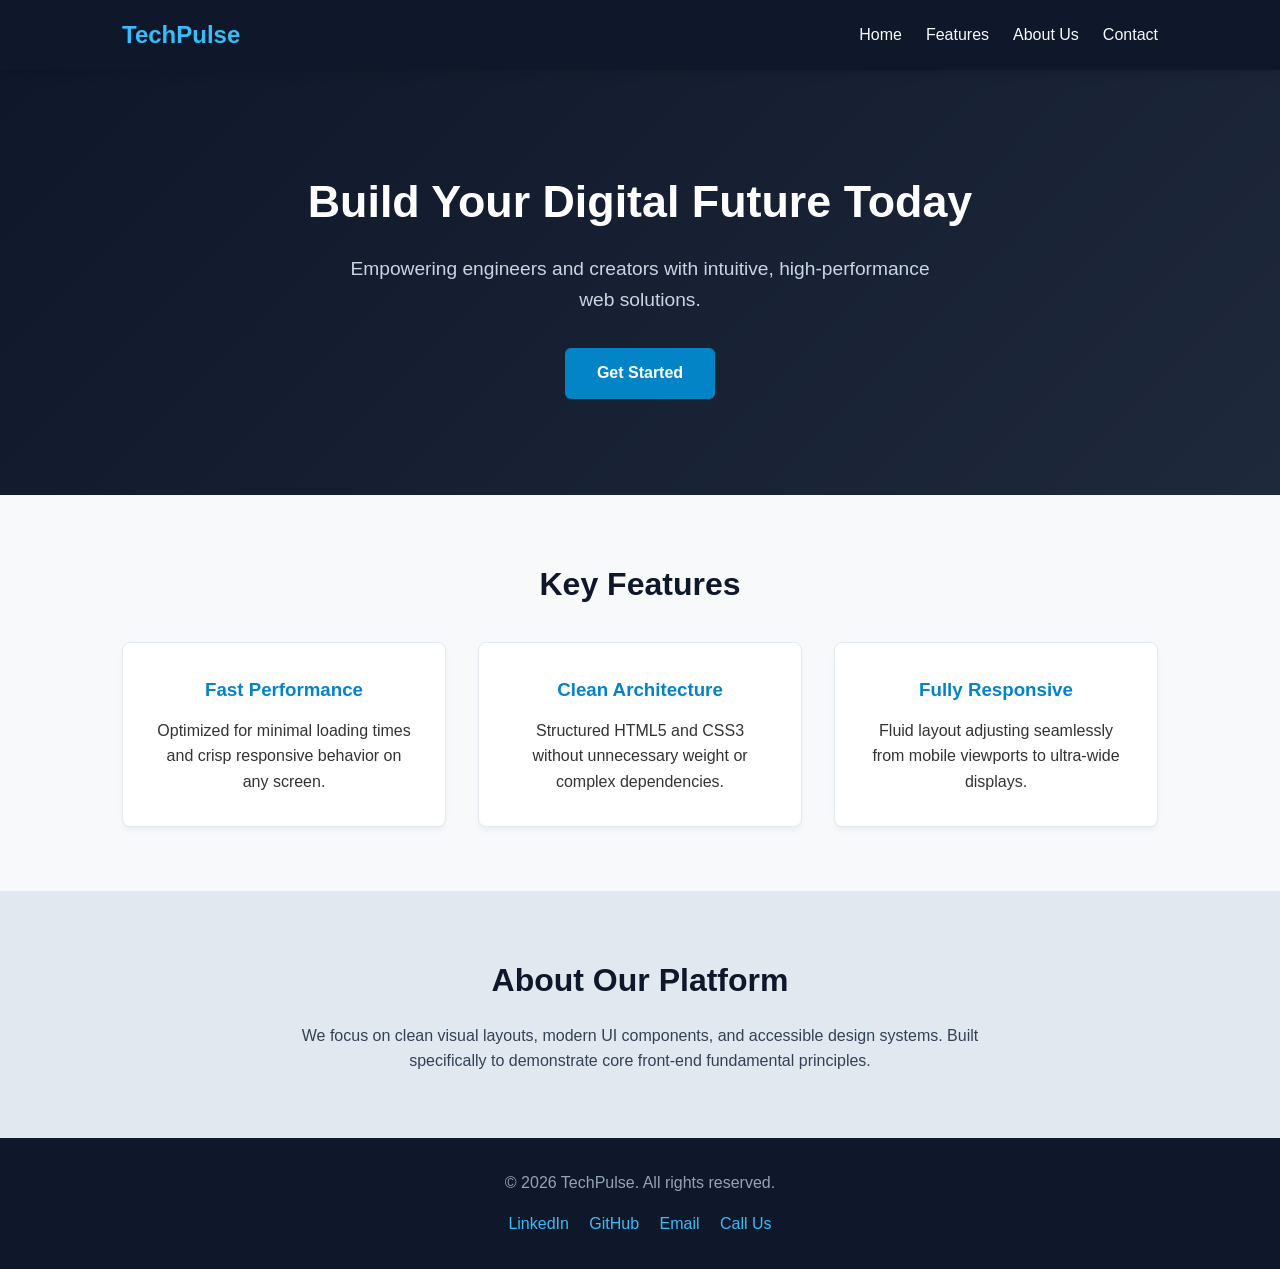
<file: OIBSIP_WebDev-L1-LandingPage/index.html>
<!DOCTYPE html>
<html lang="en">
<head>
    <meta charset="UTF-8">
    <meta name="viewport" content="width=device-width, initial-scale=1.0">
    <title>Landing Page - Task 1</title>
    <link rel="stylesheet" href="style.css">
</head>
<body>

    <header class="navbar">
        <div class="nav-container">
            <a href="#" class="logo">TechPulse</a>
            <nav>
                <ul class="nav-links">
                    <li><a href="#hero">Home</a></li>
                    <li><a href="#features">Features</a></li>
                    <li><a href="#about">About Us</a></li>
                    <li><a href="#contact">Contact</a></li>
                </ul>
            </nav>
        </div>
    </header>

    <section id="hero" class="hero-section">
        <div class="hero-content">
            <h1>Build Your Digital Future Today</h1>
            <p>Empowering engineers and creators with intuitive, high-performance web solutions.</p>
            <a href="#features" class="btn-primary">Get Started</a>
        </div>
    </section>

    <!-- Content Section 1: Features -->
    <section id="features" class="features-section">
        <h2>Key Features</h2>
        <div class="card-grid">
            <div class="card">
                <h3>Fast Performance</h3>
                <p>Optimized for minimal loading times and crisp responsive behavior on any screen.</p>
            </div>
            <div class="card">
                <h3>Clean Architecture</h3>
                <p>Structured HTML5 and CSS3 without unnecessary weight or complex dependencies.</p>
            </div>
            <div class="card">
                <h3>Fully Responsive</h3>
                <p>Fluid layout adjusting seamlessly from mobile viewports to ultra-wide displays.</p>
            </div>
        </div>
    </section>

    <section id="about" class="about-section">
        <h2>About Our Platform</h2>
        <p>We focus on clean visual layouts, modern UI components, and accessible design systems. Built specifically to demonstrate core front-end fundamental principles.</p>
    </section>

 <footer id="contact" class="footer">
  <div class="footer-content">
    <p>&copy; 2026 TechPulse. All rights reserved.</p>
    <div class="social-links">
      <a href="https://www.linkedin.com/in/philimon-gyamerah-a70b60377?utm_source=share_via&utm_content=profile&utm_medium=member_ios" target="_blank" rel="noopener noreferrer">LinkedIn</a>
      <a href="https://philimon908.github.io/" target="_blank" rel="noopener noreferrer">GitHub</a>
      <a href="mailto:Philimon908@gmail.com" target="_blank" rel="noopener noreferrer">Email</a>
      <a href="tel:+233535272432" target="_blank" rel="noopener noreferrer">Call Us</a>
    </div>
  </div>
</footer>

</body>
</html>
</file>
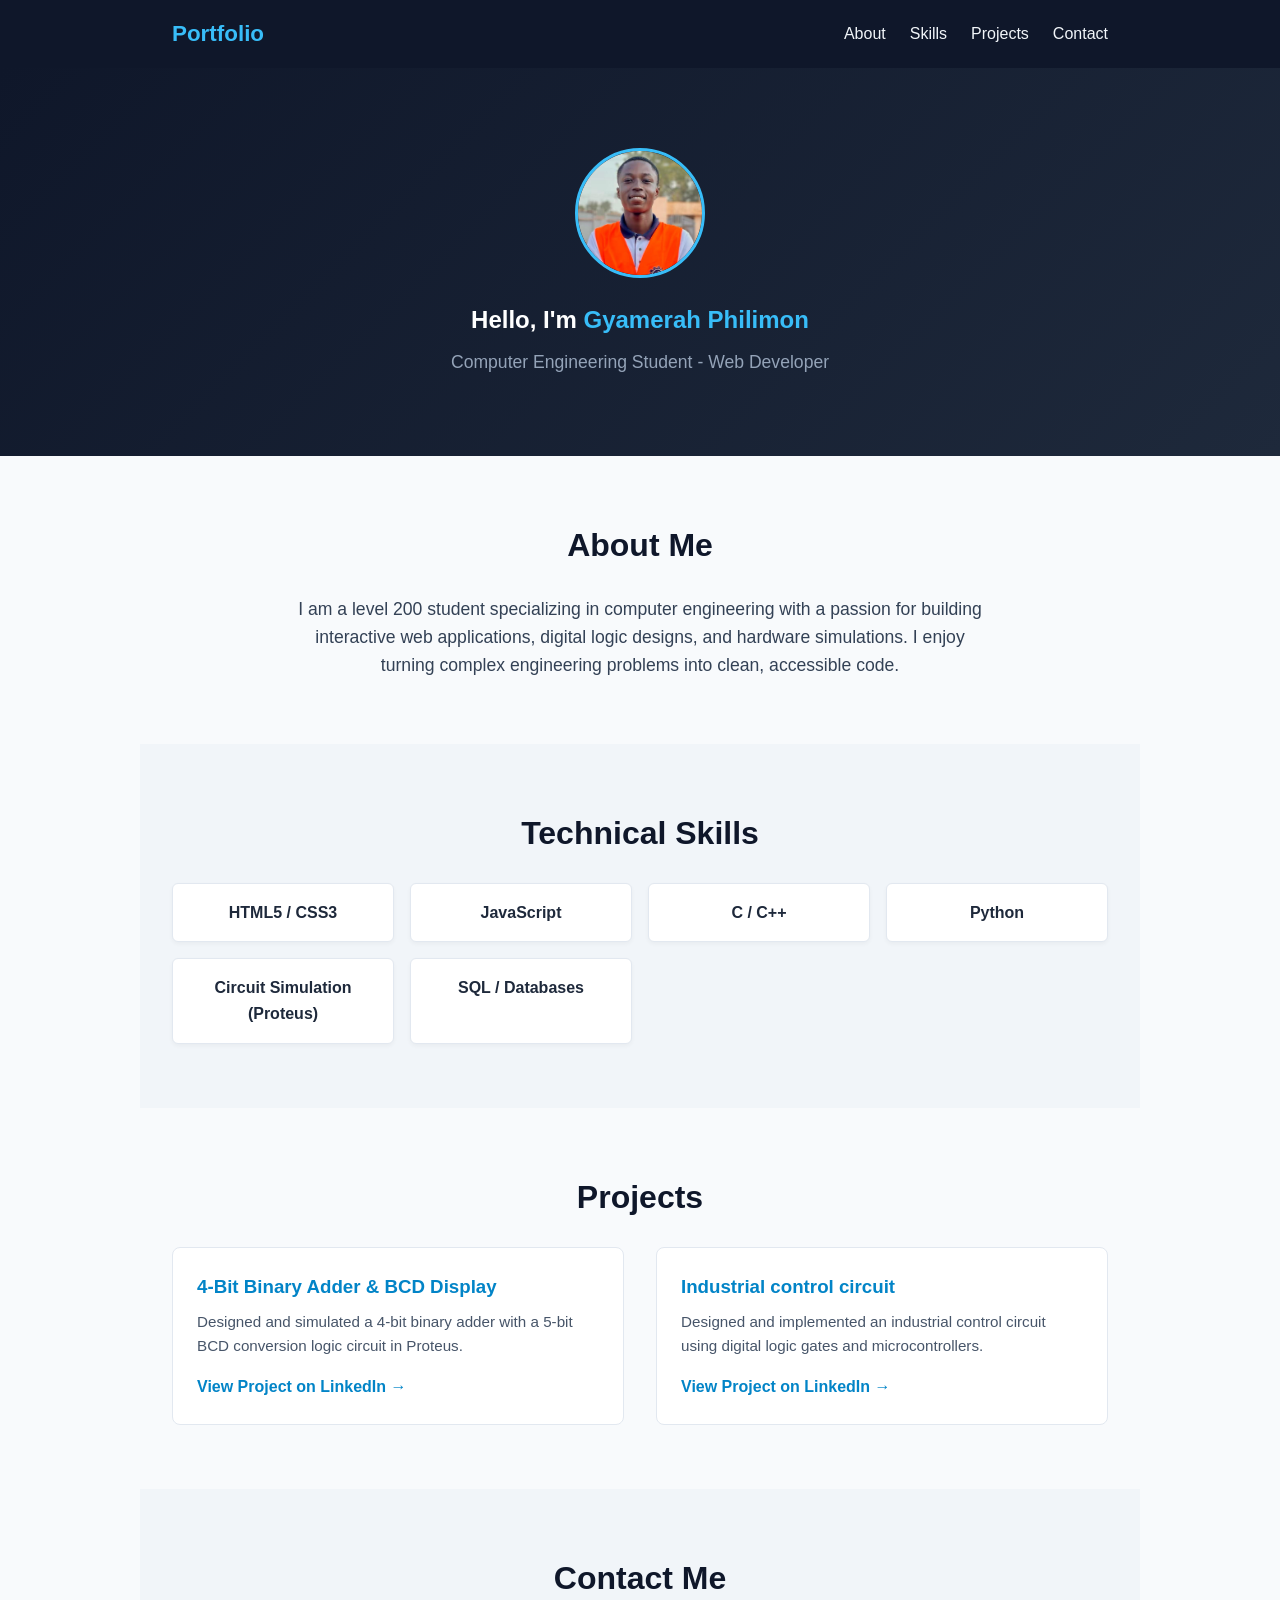
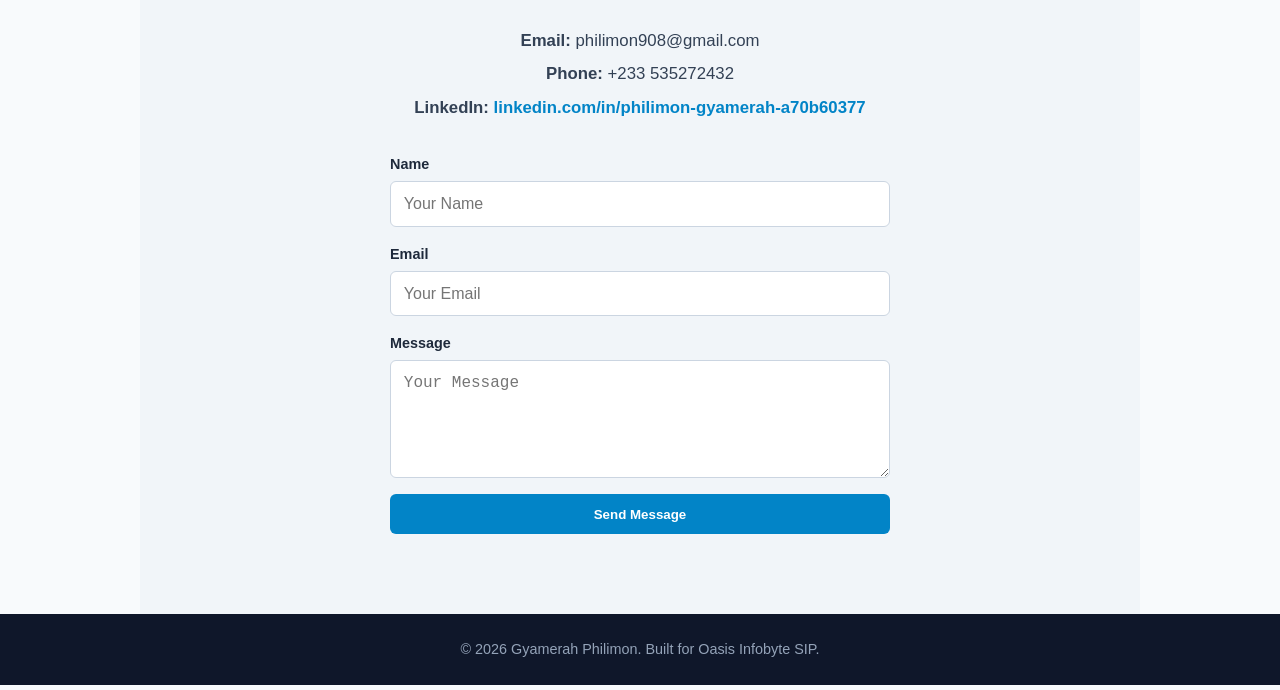
<file: OIBSIP_WebDev-L1-PersonalPortfolio/index.html>
<!DOCTYPE html>
<html lang="en">
<head>
    <meta charset="UTF-8">
    <meta name="viewport" content="width=device-width, initial-scale=1.0">
    <title>Personal Portfolio - Task 2</title>
    <link rel="stylesheet" href="style.css">
</head>
<body>

    <header class="navbar">
        <div class="nav-container">
            <a href="#" class="logo">Portfolio</a>
            <nav>
                <ul class="nav-links">
                    <li><a href="#about">About</a></li>
                    <li><a href="#skills">Skills</a></li>
                    <li><a href="#projects">Projects</a></li>
                    <li><a href="#contact">Contact</a></li>
                </ul>
            </nav>
        </div>
    </header>

    <section id="hero" class="hero-section">
        <div class="hero-content">
            <div class="avatar-placeholder">
                <img src="profile.jpg.jpeg" alt="Profile Photo" id="profile-img">
            </div>
            <h1>Hello, I'm <span class="highlight">Gyamerah Philimon</span></h1>
            <p class="tagline">Computer Engineering Student - Web Developer</p>
        </div>
    </section>

    <section id="about" class="section">
        <h2>About Me</h2>
        <p class="about-text">
            I am a level 200 student specializing in computer engineering with a passion for building interactive web applications, digital logic designs, and hardware simulations. I enjoy turning complex engineering problems into clean, accessible code.
        </p>
    </section>

    <section id="skills" class="section bg-alt">
        <h2>Technical Skills</h2>
        <div class="skills-grid">
            <div class="skill-card">HTML5 / CSS3</div>
            <div class="skill-card">JavaScript</div>
            <div class="skill-card">C / C++</div>
            <div class="skill-card">Python</div>
            <div class="skill-card">Circuit Simulation (Proteus)</div>
            <div class="skill-card">SQL / Databases</div>
        </div>
    </section>

    <section id="projects" class="section">
        <h2>Projects</h2>
        <div class="project-grid">

            <div class="project-card">
                <h3>4-Bit Binary Adder & BCD Display</h3>
                <p>Designed and simulated a 4-bit binary adder with a 5-bit BCD conversion logic circuit in Proteus.</p>
                <a href="https://www.linkedin.com/posts/philimon-gyamerah-a70b60377_hardwaredesign-computerengineering-proteus-activity-7479009204658192384-uXo0?utm_source=share&utm_medium=member_ios&rcm=ACoAAF1A3_QB-TS4aA_JPmh4rscpgQPpBzT-pP0" target="_blank" class="btn-link">View Project on LinkedIn &rarr;</a>
            </div>

            <div class="project-card">
                <h3>Industrial control circuit</h3>
                <p>Designed and implemented an industrial control circuit using digital logic gates and microcontrollers.</p>
                <a href="https://www.linkedin.com/posts/philimon-gyamerah-a70b60377_hardwaredesign-computerengineering-proteus-activity-7479009204658192384-uXo0?utm_source=share&utm_medium=member_ios&rcm=ACoAAF1A3_QB-TS4aA_JPmh4rscpgQPpBzT-pP0" target="_blank" class="btn-link">View Project on LinkedIn &rarr;</a>
            </div>

        </div>
    </section>

    <section id="contact" class="section bg-alt">
        <h2>Contact Me</h2>
        <div class="contact-info">
            <p><strong>Email:</strong> philimon908@gmail.com</p>
            <p><strong>Phone:</strong> +233 535272432</p>
            <p><strong>LinkedIn:</strong> <a href="https://www.linkedin.com/in/philimon-gyamerah-a70b60377" target="_blank">linkedin.com/in/philimon-gyamerah-a70b60377</a></p>
        </div>
        <form class="contact-form" id="contact-form" action="https://api.web3forms.com/submit" method="POST">
            <input type="hidden" name="access_key" value="51a73d52-30d8-4add-a203-6d2eff1f306c">
            <div class="form-group">
                <label for="name">Name</label>
                <input type="text" id="name" name="name" required placeholder="Your Name">
            </div>
            <div class="form-group">
                <label for="email">Email</label>
                <input type="email" id="email" name="email" required placeholder="Your Email">
            </div>
            <div class="form-group">
                <label for="message">Message</label>
                <textarea id="message" name="message" required placeholder="Your Message" rows="5"></textarea>
            </div>
            <button type="submit" class="btn-submit">Send Message</button>
            <p id="form-result"></p>
        </form>
    </section>

    <footer class="footer">
        <p>&copy; 2026 Gyamerah Philimon. Built for Oasis Infobyte SIP.</p>
    </footer>
    
    <script>
  const form = document.getElementById('contact-form');
  const result = document.getElementById('form-result');

  form.addEventListener('submit', function(e) {
    e.preventDefault();
    const formData = new FormData(form);
    const object = Object.fromEntries(formData);
    const json = JSON.stringify(object);

    result.style.color = "#333";
    result.textContent = "Sending...";

    fetch('https://api.web3forms.com/submit', {
      method: 'POST',
      headers: {
        'Content-Type': 'application/json',
        'Accept': 'application/json'
      },
      body: json
    })
    .then(async (response) => {
      let res = await response.json();
      if (response.status === 200) {
        result.style.color = "green";
        result.textContent = "Message sent successfully!";
        form.reset();
      } 
      else {
        result.style.color = "red";
        result.textContent = res.message || "Submission failed. Try again.";
      }
    })
    .catch(error => {
      result.style.color = "red";
      result.textContent = "Something went wrong. Please check your connection.";
    });
  });
</script>

</body>
</html>
</file>
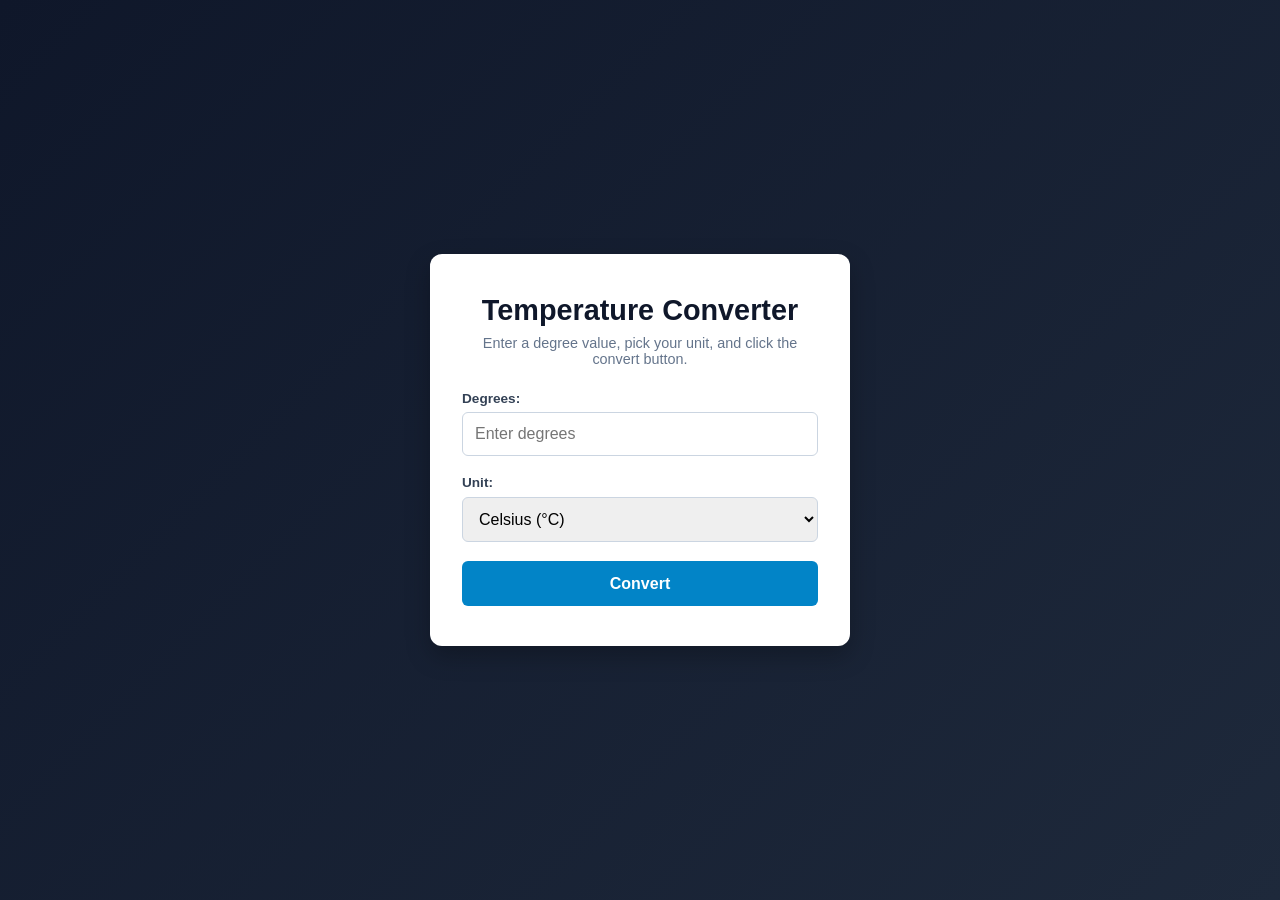
<file: OIBSIP_WebDev-L1-TemperatureConverter/index.html>
<!DOCTYPE html>
<html lang="en">
<head>
    <meta charset="UTF-8">
    <meta name="viewport" content="width=device-width, initial-scale=1.0">
    <title>Temperature Converter | Task 3</title>
    <link rel="stylesheet" href="style.css">
</head>
<body>

    <main class="converter-card">
        <h1>Temperature Converter</h1>
        <p class="subtitle">Enter a degree value, pick your unit, and click the convert button.</p>

        <!-- Form retains onsubmit handler with event passing -->
        <form id="converter-form" onsubmit="convertTemperature(event)">
            
            <div class="input-group">
                <label for="degrees">Degrees:</label>
                <input type="number" id="degrees" step="any" placeholder="Enter degrees" required>
            </div>

            <div class="input-group">
                <label for="unit">Unit:</label>
                <select id="unit">
                    <option value="celsius">Celsius (°C)</option>
                    <option value="fahrenheit">Fahrenheit (°F)</option>
                    <option value="kelvin">Kelvin (K)</option>
                </select>
            </div>

            <button type="submit" id="convert-btn" onclick="convertTemperature(event)">Convert</button>
        </form>

        <div id="result-box" class="result-box hidden">
            <h2>Converted Values</h2>
            <div id="output-list" class="output-list"></div>
        </div>

        <div id="error-box" class="error-box hidden"></div>
    </main>

    <script src="script.js"></script>
</body>
</html>
</file>
<file: OIBSIP_WebDev-L1-LandingPage/style.css>
* {
    margin: 0;
    padding: 0;
    box-sizing: border-box;
}

body {
    font-family: 'Segoe UI', Tahoma, Geneva, Verdana, sans-serif;
    color: #333333;
    line-height: 1.6;
    background-color: #f8f9fa;
}

.navbar {
    position: sticky;
    top: 0;
    background-color: #0f172a;
    box-shadow: 0 2px 10px rgba(0, 0, 0, 0.15);
    z-index: 1000;
}

.nav-container {
    max-width: 1100px;
    margin: 0 auto;
    display: flex;
    justify-content: space-between;
    align-items: center;
    padding: 1rem 2rem;
}

.logo {
    color: #38bdf8;
    font-size: 1.5rem;
    font-weight: 700;
    text-decoration: none;
}

.nav-links {
    display: flex;
    list-style: none;
    gap: 1.5rem;
}

.nav-links a {
    color: #f8fafc;
    text-decoration: none;
    font-weight: 500;
    transition: color 0.3s ease;
}

.nav-links a:hover {
    color: #38bdf8;
}

.hero-section {
    background: linear-gradient(135deg, #0f172a 0%, #1e293b 100%);
    color: #ffffff;
    padding: 6rem 2rem;
    text-align: center;
}

.hero-content h1 {
    font-size: 2.8rem;
    margin-bottom: 1rem;
}

.hero-content p {
    font-size: 1.2rem;
    color: #cbd5e1;
    max-width: 600px;
    margin: 0 auto 2rem auto;
}

.btn-primary {
    display: inline-block;
    background-color: #0284c7;
    color: #ffffff;
    padding: 0.8rem 2rem;
    border-radius: 6px;
    text-decoration: none;
    font-weight: 600;
    transition: background-color 0.3s ease;
}

.btn-primary:hover {
    background-color: #0369a1;
}

.features-section {
    max-width: 1100px;
    margin: 4rem auto;
    padding: 0 2rem;
    text-align: center;
}

.features-section h2 {
    font-size: 2rem;
    margin-bottom: 2rem;
    color: #0f172a;
}

.card-grid {
    display: grid;
    grid-template-columns: repeat(auto-fit, minmax(280px, 1fr));
    gap: 2rem;
}

.card {
    background-color: #ffffff;
    padding: 2rem;
    border-radius: 8px;
    border: 1px solid #e2e8f0;
    box-shadow: 0 4px 6px -1px rgba(0, 0, 0, 0.05);
}

.card h3 {
    margin-bottom: 0.8rem;
    color: #0284c7;
}

.about-section {
    background-color: #e2e8f0;
    padding: 4rem 2rem;
    text-align: center;
}

.about-section h2 {
    font-size: 2rem;
    margin-bottom: 1rem;
    color: #0f172a;
}

.about-section p {
    max-width: 700px;
    margin: 0 auto;
    color: #334155;
}

.footer {
    background-color: #0f172a;
    color: #94a3b8;
    padding: 2rem;
    text-align: center;
}

.footer-content {
    max-width: 1100px;
    margin: 0 auto;
    display: flex;
    flex-direction: column;
    gap: 1rem;
    align-items: center;
}

.social-links a {
    color: #38bdf8;
    text-decoration: none;
    margin: 0 0.5rem;
}

@media (max-width: 600px) {
    .nav-container {
        flex-direction: column;
        gap: 1rem;
    }

    .hero-content h1 {
        font-size: 2rem;
    }
}
</file>
<file: OIBSIP_WebDev-L1-PersonalPortfolio/style.css>
html {
    scroll-behavior: smooth;
}

* {
    margin: 0;
    padding: 0;
    box-sizing: border-box;
}

body {
    font-family: 'Segoe UI', Tahoma, Geneva, Verdana, sans-serif;
    color: #1e293b;
    background-color: #f8fafc;
    line-height: 1.6;
}

.navbar {
    position: sticky;
    top: 0;
    background-color: #0f172a;
    z-index: 1000;
}

.nav-container {
    max-width: 1000px;
    margin: 0 auto;
    display: flex;
    justify-content: space-between;
    align-items: center;
    padding: 1rem 2rem;
}

.logo {
    color: #38bdf8;
    font-size: 1.4rem;
    font-weight: 700;
    text-decoration: none;
}

.nav-links {
    display: flex;
    list-style: none;
    gap: 1.5rem;
}

.nav-links a {
    color: #f1f5f9;
    text-decoration: none;
    transition: color 0.3s ease;
}

.nav-links a:hover {
    color: #38bdf8;
}

.hero-section {
    background: linear-gradient(135deg, #0f172a 0%, #1e293b 100%);
    color: #ffffff;
    text-align: center;
    padding: 5rem 2rem;
}

.avatar-placeholder img {
    width: 130px;
    height: 130px;
    border-radius: 50%;
    border: 3px solid #38bdf8;
    margin-bottom: 1rem;
    object-fit: cover;
}

.highlight {
    color: #38bdf8;
}

.tagline {
    color: #94a3b8;
    font-size: 1.1rem;
    margin-top: 0.5rem;
}

.section {
    max-width: 1000px;
    margin: 0 auto;
    padding: 4rem 2rem;
}

.bg-alt {
    background-color: #f1f5f9;
}

h2 {
    font-size: 2rem;
    margin-bottom: 1.5rem;
    color: #0f172a;
    text-align: center;
}

.about-text {
    max-width: 700px;
    margin: 0 auto;
    text-align: center;
    font-size: 1.1rem;
    color: #334155;
}

.skills-grid {
    display: grid;
    grid-template-columns: repeat(auto-fit, minmax(180px, 1fr));
    gap: 1rem;
    margin-top: 1rem;
}

.skill-card {
    background-color: #ffffff;
    padding: 1rem;
    border-radius: 6px;
    text-align: center;
    font-weight: 600;
    border: 1px solid #e2e8f0;
    box-shadow: 0 2px 4px rgba(0, 0, 0, 0.04);
}

.project-grid {
    display: grid;
    grid-template-columns: repeat(auto-fit, minmax(280px, 1fr));
    gap: 2rem;
}

.project-card {
    background-color: #ffffff;
    padding: 1.5rem;
    border-radius: 8px;
    border: 1px solid #e2e8f0;
    display: flex;
    flex-direction: column;
    justify-content: space-between;
}

.project-card h3 {
    color: #0284c7;
    margin-bottom: 0.5rem;
}

.project-card p {
    color: #475569;
    margin-bottom: 1rem;
    font-size: 0.95rem;
}

.btn-link {
    color: #0284c7;
    text-decoration: none;
    font-weight: 600;
}

.btn-link:hover {
    text-decoration: underline;
}

.contact-form {
    max-width: 500px;
    margin: 0 auto;
    display: flex;
    flex-direction: column;
    gap: 1rem;
}

.form-group {
    display: flex;
    flex-direction: column;
    gap: 0.3rem;
}

.form-group label {
    font-weight: 600;
    font-size: 0.9rem;
}
.contact-info {
    text-align: center;
    margin-bottom: 2rem;
    font-size: 1.05rem;
    color: #334155;
}

.contact-info p {
    margin: 0.4rem 0;
}

.contact-info a {
    color: #0284c7;
    text-decoration: none;
    font-weight: 600;
}

.contact-info a:hover {
    text-decoration: underline;
}

.form-group input,
.form-group textarea {
    padding: 0.8rem;
    border: 1px solid #cbd5e1;
    border-radius: 6px;
    font-size: 1rem;
}
.form-results {
    margin-top: 10px;
    font-weight: bold;
}

.btn-submit {
    background-color: #0284c7;
    color: #ffffff;
    padding: 0.8rem;
    border: none;
    border-radius: 6px;
    font-weight: 600;
    cursor: pointer;
    transition: background-color 0.3s ease;
}

.btn-submit:hover {
    background-color: #0369a1;
}

.footer {
    background-color: #0f172a;
    color: #94a3b8;
    text-align: center;
    padding: 1.5rem;
    font-size: 0.9rem;
}
</file>
<file: OIBSIP_WebDev-L1-TemperatureConverter/style.css>
* {
    margin: 0;
    padding: 0;
    box-sizing: border-box;
}

body {
    font-family: 'Segoe UI', Tahoma, Geneva, Verdana, sans-serif;
    background: linear-gradient(135deg, #0f172a 0%, #1e293b 100%);
    min-height: 100vh;
    display: flex;
    justify-content: center;
    align-items: center;
    padding: 1.5rem;
}

.converter-card {
    background-color: #ffffff;
    padding: 2.5rem 2rem;
    border-radius: 12px;
    width: 100%;
    max-width: 420px;
    box-shadow: 0 10px 25px rgba(0, 0, 0, 0.25);
    text-align: center;
}

h1 {
    font-size: 1.8rem;
    color: #0f172a;
    margin-bottom: 0.5rem;
}

.subtitle {
    font-size: 0.9rem;
    color: #64748b;
    margin-bottom: 1.5rem;
}

.input-group {
    display: flex;
    flex-direction: column;
    text-align: left;
    margin-bottom: 1.2rem;
}

.input-group label {
    font-weight: 600;
    font-size: 0.85rem;
    color: #334155;
    margin-bottom: 0.4rem;
}

.input-group input,
.input-group select {
    padding: 0.75rem;
    border: 1px solid #cbd5e1;
    border-radius: 6px;
    font-size: 1rem;
    outline: none;
    transition: border-color 0.2s ease;
}

.input-group input:focus,
.input-group select:focus {
    border-color: #0284c7;
}

button {
    width: 100%;
    padding: 0.85rem;
    background-color: #0284c7;
    color: #ffffff;
    font-size: 1rem;
    font-weight: 600;
    border: none;
    border-radius: 6px;
    cursor: pointer;
    transition: background-color 0.2s ease;
}

button:hover {
    background-color: #0369a1;
}

.result-box {
    margin-top: 1.5rem;
    padding: 1.2rem;
    background-color: #f0f9ff;
    border: 1px solid #bae6fd;
    border-radius: 8px;
}

.result-box h2 {
    font-size: 1rem;
    color: #0369a1;
    margin-bottom: 0.6rem;
}

.output-list p {
    font-size: 1.05rem;
    font-weight: 600;
    color: #0f172a;
    margin: 0.3rem 0;
}

.error-box {
    margin-top: 1.5rem;
    padding: 0.9rem;
    background-color: #fef2f2;
    border: 1px solid #fecaca;
    color: #991b1b;
    border-radius: 8px;
    font-size: 0.9rem;
    font-weight: 500;
}

.hidden {
    display: none;
}
</file>
